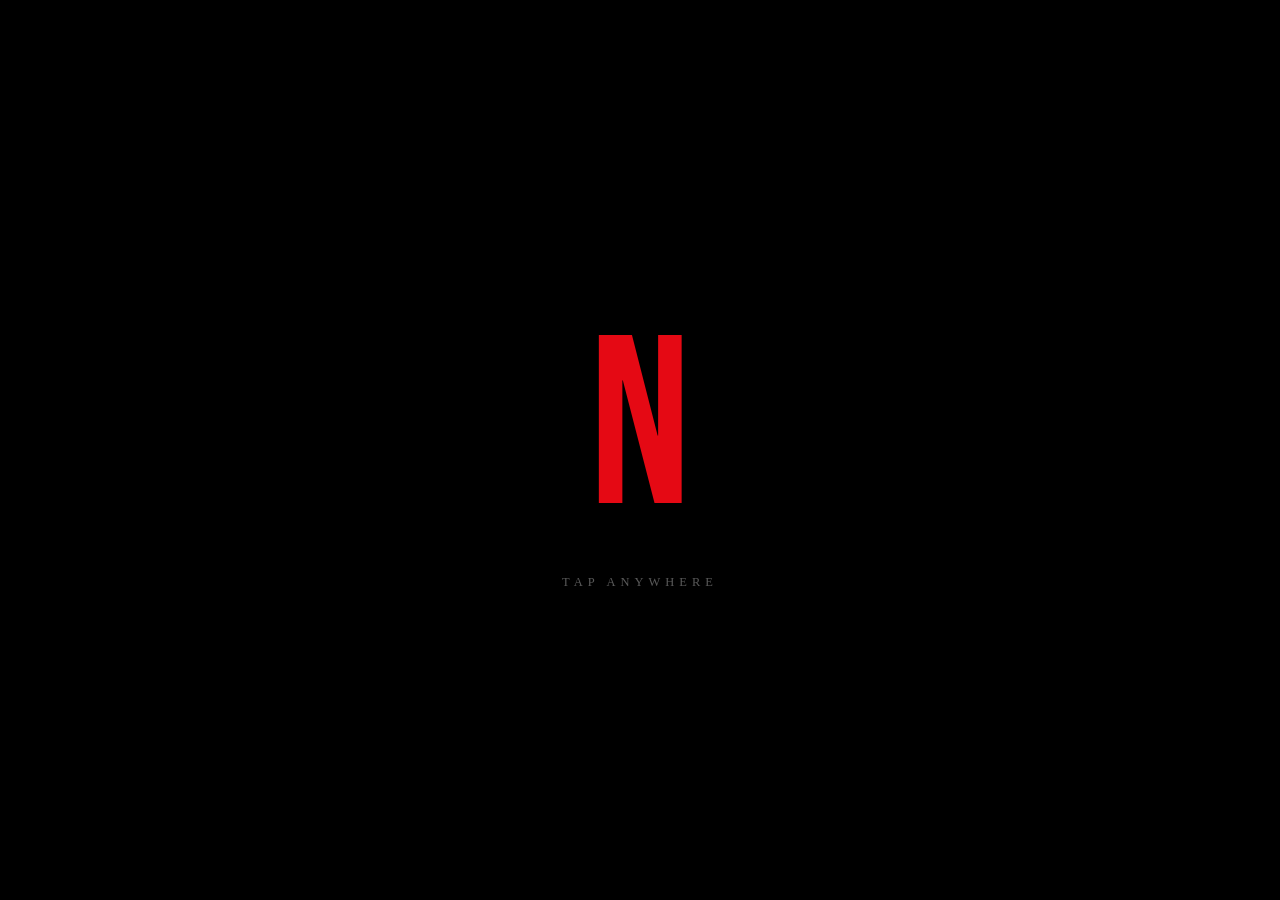
<file: index.html>
<!DOCTYPE html>
<html lang="en">
<head>
  <meta charset="UTF-8">
  <meta name="viewport" content="width=device-width, initial-scale=1.0">
  <title>Our Story</title>
  <link rel="preconnect" href="https://fonts.googleapis.com">
  <link rel="stylesheet" href="https://fonts.googleapis.com/css2?family=Bebas+Neue&display=swap">
  <style>
    * { margin:0; padding:0; box-sizing:border-box; }
    body { background:#000; overflow:hidden; height:100vh; cursor:pointer; }

    video {
      position:fixed; inset:0;
      width:100%; height:100%;
      object-fit:cover;
      opacity:0;
    }

    /* Full-screen tap overlay */
    #tap {
      position:fixed; inset:0; z-index:10;
      display:flex; flex-direction:column;
      align-items:center; justify-content:center; gap:24px;
    }

    .tap-n {
      font-family:'Bebas Neue',sans-serif;
      font-size: min(30vw,240px);
      color:#E50914; line-height:1;
      animation: pulse 2s ease-in-out infinite alternate;
    }
    @keyframes pulse {
      from { text-shadow: 0 0 30px rgba(229,9,20,.4), 0 0 80px rgba(229,9,20,.15); }
      to   { text-shadow: 0 0 60px rgba(229,9,20,.9), 0 0 150px rgba(229,9,20,.4); }
    }

    .tap-hint {
      font-size:.78rem; letter-spacing:5px;
      color:rgba(255,255,255,.35); text-transform:uppercase;
      animation: blink 1.8s ease-in-out infinite;
    }
    @keyframes blink { 0%,100%{opacity:.3} 50%{opacity:.8} }
  </style>
</head>
<body>

  <div id="tap">
    <div class="tap-n">N</div>
    <div class="tap-hint">tap anywhere</div>
  </div>

  <video id="v" src="intro.mp4" playsinline muted></video>

  <script>
    const v   = document.getElementById('v');
    const tap = document.getElementById('tap');

    function goNext() {
      document.body.style.transition = 'opacity .4s';
      document.body.style.opacity = '0';
      setTimeout(() => { window.location.href = 'profiles.html'; }, 420);
    }

    document.addEventListener('pointerdown', function start() {
      document.removeEventListener('pointerdown', start);

      v.play().catch(() => goNext());

      tap.style.transition = 'opacity .3s';
      tap.style.opacity = '0';
      v.style.transition = 'opacity .3s';
      v.style.opacity = '1';
      setTimeout(() => tap.style.display = 'none', 320);

      // Fallback: move on after 8s even if 'ended' never fires
      setTimeout(goNext, 8000);
    }, { once: true });

    v.addEventListener('ended', goNext);
  </script>
</body>
</html>
</file>
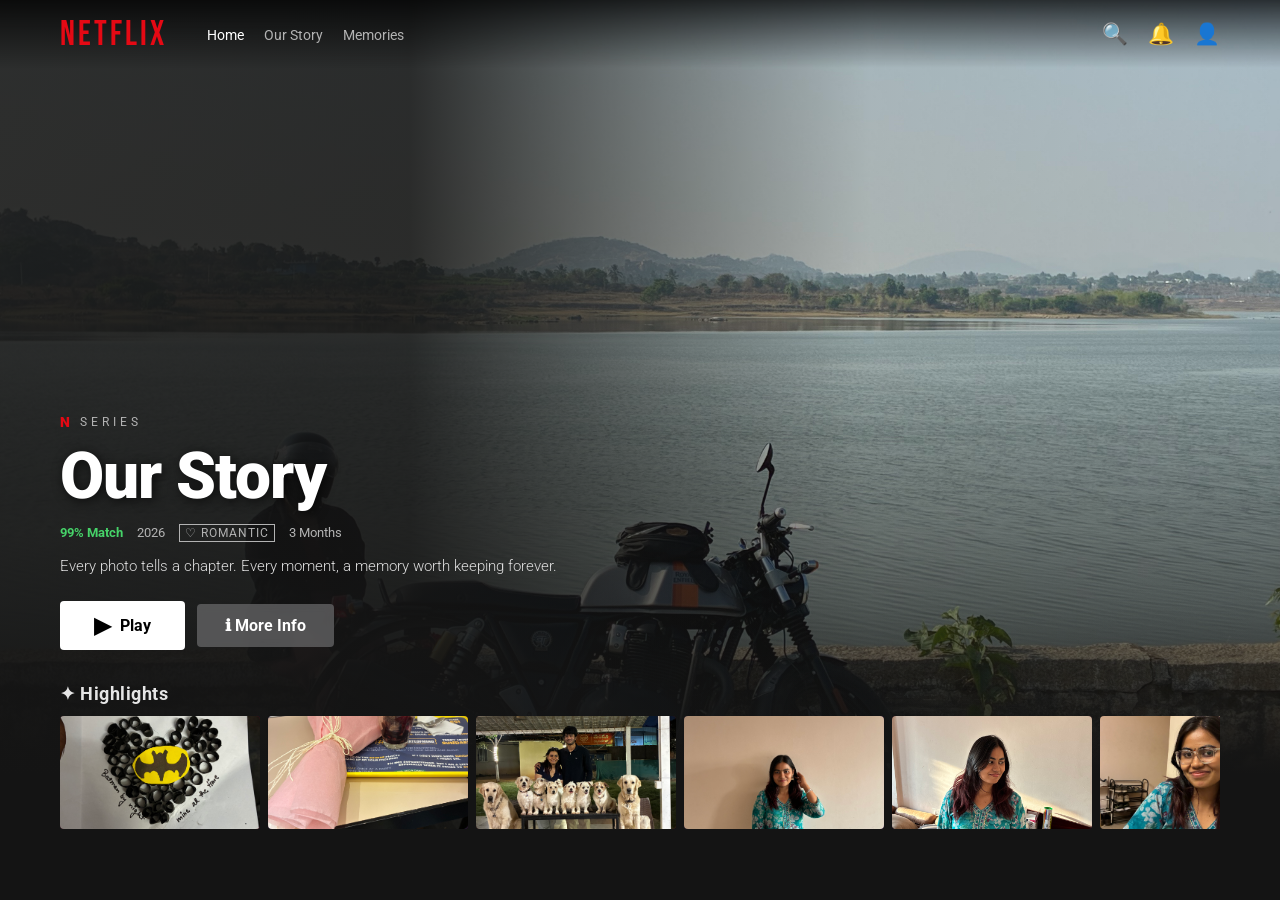
<file: browse.html>
<!DOCTYPE html>
<html lang="en">
<head>
  <meta charset="UTF-8">
  <meta name="viewport" content="width=device-width, initial-scale=1.0">
  <title>Our Story</title>
  <link rel="stylesheet" href="css/style.css">
</head>
<body class="browse-page">

  <!-- NAVBAR -->
  <nav class="netflix-nav" id="navbar">
    <div class="nav-logo" onclick="nav('profiles.html')" style="cursor:pointer">NETFLIX</div>
    <ul class="nav-links">
      <li><a href="#" class="active">Home</a></li>
      <li><a href="#">Our Story</a></li>
      <li><a href="#">Memories</a></li>
    </ul>
    <div class="nav-right">
      <span>🔍</span><span>🔔</span><span>👤</span>
    </div>
  </nav>

  <!-- HERO -->
  <section class="hero">
    <div class="hero-bg g1">
      <img src="images/IMG_0424.jpg" onerror="this.style.display='none'">
    </div>
    <div class="hero-gradient"></div>
    <div class="hero-content">
      <div class="n-series-badge"><span class="n">N</span> SERIES</div>
      <h1 class="hero-title" id="heroTitle">Our Story</h1>
      <div class="hero-meta">
        <span class="match">99% Match</span>
        <span>2026</span>
        <span class="rating">♡ ROMANTIC</span>
        <span>3 Months</span>
      </div>
      <p class="hero-description">Every photo tells a chapter. Every moment, a memory worth keeping forever.</p>
      <div class="hero-buttons">
        <button class="btn-play" onclick="nav('player.html')">
          <span class="play-icon">▶</span> Play
        </button>
        <button class="btn-more" onclick="nav('player.html')">ℹ More Info</button>
      </div>
    </div>
  </section>

  <!-- HIGHLIGHTS ONLY -->
  <div class="content-sections" id="highlights"></div>

  <script src="js/config.js"></script>
  <script>
    // Navbar solidify on scroll
    window.addEventListener('scroll', () => {
      document.getElementById('navbar').classList.toggle('solid', window.scrollY > 50);
    });

    // All photos for highlights
    const ALL_PHOTOS = [
      'images/IMG_0012.jpg','images/IMG_0018.jpg','images/IMG_0037.jpg',
      'images/IMG_0118.jpg','images/IMG_0148.jpg','images/IMG_0170.jpg',
      'images/IMG_0179.jpg','images/IMG_0231.jpg','images/IMG_0234.jpg',
      'images/IMG_0241.jpg','images/IMG_0243.jpg','images/IMG_0244.jpg',
      'images/IMG_0246.jpg','images/IMG_0248.jpg','images/IMG_0250.jpg',
      'images/IMG_0251.jpg','images/IMG_0256.jpg','images/IMG_0259.jpg',
      'images/IMG_0324.jpg','images/IMG_0326.jpg','images/IMG_0332.jpg',
      'images/IMG_0341.jpg','images/IMG_0342.jpg','images/IMG_0343.jpg',
      'images/IMG_0344.jpg','images/IMG_0345.jpg','images/IMG_0346.jpg',
      'images/IMG_0359.jpg','images/IMG_0387.jpg','images/IMG_0388.jpg',
      'images/IMG_0390.jpg','images/IMG_0396.jpg','images/IMG_0397.jpg',
      'images/IMG_0410.jpg','images/IMG_0420.jpg','images/IMG_0424.jpg',
      'images/IMG_0500.jpg','images/IMG_0501.jpg','images/IMG_0502.jpg',
      'images/IMG_0503.jpg','images/IMG_0504.jpg','images/IMG_0505.jpg',
      'images/WA1.jpg','images/WA2.jpg','images/WA3.jpg'
    ];

    const grads = ['g1','g2','g3','g4','g5','g6','g7','g8','g9','g10'];

    // Build highlights row
    const section = document.createElement('div');
    section.className = 'content-row';
    section.innerHTML = '<div class="row-title">✦ Highlights</div>';

    const container = document.createElement('div');
    container.className = 'cards-container';

    const leftArrow = document.createElement('button');
    leftArrow.className = 'scroll-arrow left'; leftArrow.innerHTML = '&#8249;';
    leftArrow.onclick = () => scroll.scrollBy({ left: -620, behavior:'smooth' });

    const rightArrow = document.createElement('button');
    rightArrow.className = 'scroll-arrow right'; rightArrow.innerHTML = '&#8250;';
    rightArrow.onclick = () => scroll.scrollBy({ left: 620, behavior:'smooth' });

    const scroll = document.createElement('div');
    scroll.className = 'cards-scroll';

    ALL_PHOTOS.forEach((src, i) => {
      const card = document.createElement('div');
      card.className = 'memory-card';
      card.onclick = () => nav('player.html?start=' + i);
      card.innerHTML = `
        <div class="card-thumb ${grads[i % grads.length]}">
          <img src="${src}" onerror="this.style.display='none'">
          <div class="ph-box"><span class="ph-icon">📸</span></div>
        </div>
        <div class="card-hover-info">
          <div class="card-hover-title">Memory #${i+1}</div>
          <div class="card-hover-sub">♡ Our Highlight</div>
        </div>`;
      scroll.appendChild(card);
    });

    container.appendChild(leftArrow);
    container.appendChild(scroll);
    container.appendChild(rightArrow);
    section.appendChild(container);
    document.getElementById('highlights').appendChild(section);

    function nav(url) {
      document.body.classList.add('fade-out');
      setTimeout(() => { window.location.href = url; }, 450);
    }
  </script>
</body>
</html>
</file>
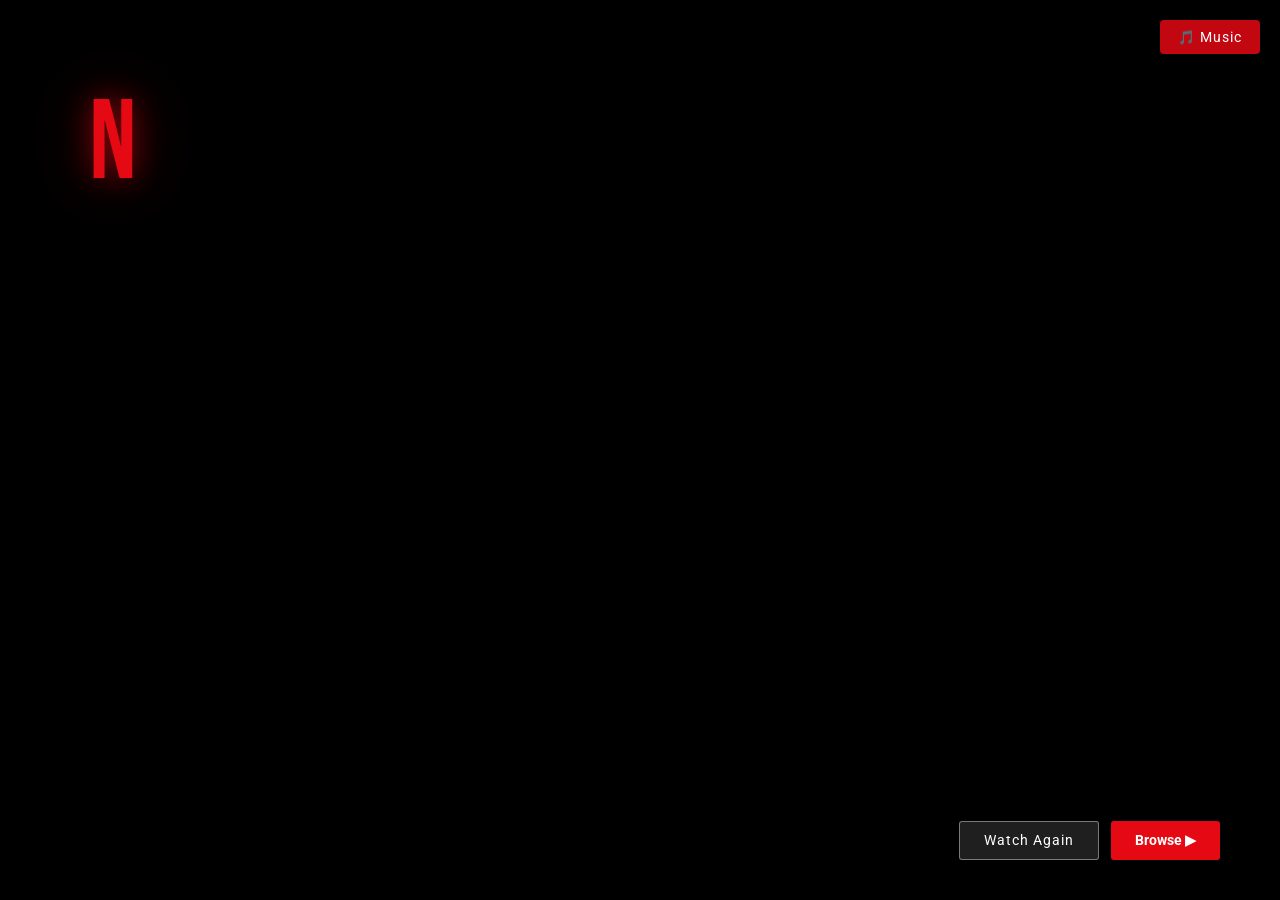
<file: credits.html>
<!DOCTYPE html>
<html lang="en">
<head>
  <meta charset="UTF-8">
  <meta name="viewport" content="width=device-width, initial-scale=1.0">
  <title>Credits</title>
  <link rel="stylesheet" href="css/style.css">
</head>
<body class="credits-page">

  <!-- ── SIDE N LOGO ──────────────────────────────────── -->
  <div class="credits-side-photo" style="background:#000; display:flex; align-items:center; justify-content:center;">
    <span style="
      font-family:'Bebas Neue','Arial Black',Arial,sans-serif;
      font-size:7rem; color:#E50914; line-height:1;
      text-shadow: 0 0 30px rgba(229,9,20,.6), 0 0 70px rgba(229,9,20,.3);
    ">N</span>
  </div>

  <!-- ── SCROLLING CREDITS ────────────────────────────── -->
  <div class="credits-scroll-wrap">
    <div class="credits-content" id="creditsContent">
      <!-- Populated by JS -->
    </div>
  </div>

  <!-- ── REPLAY / HOME BUTTONS (visible after credits) ── -->
  <div id="endButtons" style="
    display:none; position:fixed; bottom:40px; right:60px;
    display:none; gap:12px; z-index:30;
  ">
    <button onclick="navigate('index.html')" style="
      background:rgba(255,255,255,.12); border:1px solid rgba(255,255,255,.4);
      color:#fff; padding:10px 24px; border-radius:3px; font-size:.9rem;
      letter-spacing:1px; cursor:pointer;
    ">Watch Again</button>
    <button onclick="navigate('browse.html')" style="
      background:#E50914; border:none;
      color:#fff; padding:10px 24px; border-radius:3px; font-size:.9rem;
      font-weight:700; cursor:pointer;
    ">Browse ▶</button>
  </div>

  <!-- music button shown by default; hidden once music starts -->
  <button id="musicBtn" onclick="startMusic()" style="
    position:fixed;top:20px;right:20px;z-index:99;
    background:rgba(229,9,20,.85);border:none;
    color:#fff;padding:9px 18px;border-radius:4px;
    font-size:.85rem;cursor:pointer;letter-spacing:1px;
    animation:musicBlink 1.4s ease-in-out infinite;">🎵 Music</button>
  <style>@keyframes musicBlink{0%,100%{opacity:.5}50%{opacity:1}}</style>

  <script src="js/config.js"></script>
  <script>
    const music = new Audio('slideshow-music.mp3');
    music.volume = 0.75;
    music.loop = true;

    function startMusic() {
      music.play().then(() => {
        document.getElementById('musicBtn').style.display = 'none';
      }).catch(() => {});
    }
    window.startMusic = startMusic;

    music.addEventListener('playing', () => {
      document.getElementById('musicBtn').style.display = 'none';
    });

    // Try autoplay (works on Chrome/Android if user interacted on previous page)
    music.play().catch(() => { /* button stays visible for manual tap */ });
  </script>
  <script>
    // ── Build credits HTML ────────────────────────────────
    function row(role, name, highlight = false) {
      return `
        <div class="credit-row">
          <div class="credit-role">${role}</div>
          <div class="credit-name${highlight ? ' highlight' : ''}">${name}</div>
        </div>`;
    }

    const content = document.getElementById('creditsContent');
    content.innerHTML = `
      <div class="credits-gap-top"></div>

      <div class="credits-header">
        <div class="credits-badge">A Netflix Original</div>
        <div class="credits-main-title">
          Life of ${CONFIG.yourName} &amp; ${CONFIG.partnerName}
        </div>
        <div class="credits-main-sub">${CONFIG.anniversary} · ${CONFIG.startDate}</div>
        <div class="credits-hr"></div>
      </div>

      ${row('Directed by',               'God', true)}
      <div class="credits-section-gap"></div>

      ${row('Cast',                        '')}
      ${row('Boyfriend',                   CONFIG.yourName,     true)}
      ${row('Girlfriend',                  CONFIG.partnerName,  true)}
      <div class="credits-section-gap"></div>

      ${row('Written by',                  'Fate &amp; Destiny')}
      ${row('Produced by',                 'Patience &amp; Support')}
      ${row('Director of Photography',     'Our Camera Rolls')}
      ${row('Location',                    CONFIG.favoriteLocation)}
      ${row('Chief Editor',                'Our Favorite Memories')}
      ${row('Soundtrack',                  'Melodies of Us')}
      ${row('Executive Producers',         'Shared Future Plans')}
      ${row('Technical Advisor',           'Honest Communication')}
      ${row('Special Thanks',              'Every little moment')}
      <div class="credits-section-gap"></div>

      <div class="credits-end">
        <p>${CONFIG.endMessage.replace(/\n/g,'<br>')}</p>
        <span class="credits-heart">♥</span>
      </div>

      <div class="credits-gap-bot"></div>
    `;

    // ── Show end-buttons after credits animation ends ─────
    const anim = document.querySelector('.credits-content');
    anim.addEventListener('animationend', () => {
      document.getElementById('endButtons').style.display = 'flex';
    });

    function navigate(url) {
      document.body.classList.add('fade-out');
      setTimeout(() => { window.location.href = url; }, 450);
    }
  </script>

</body>
</html>
</file>
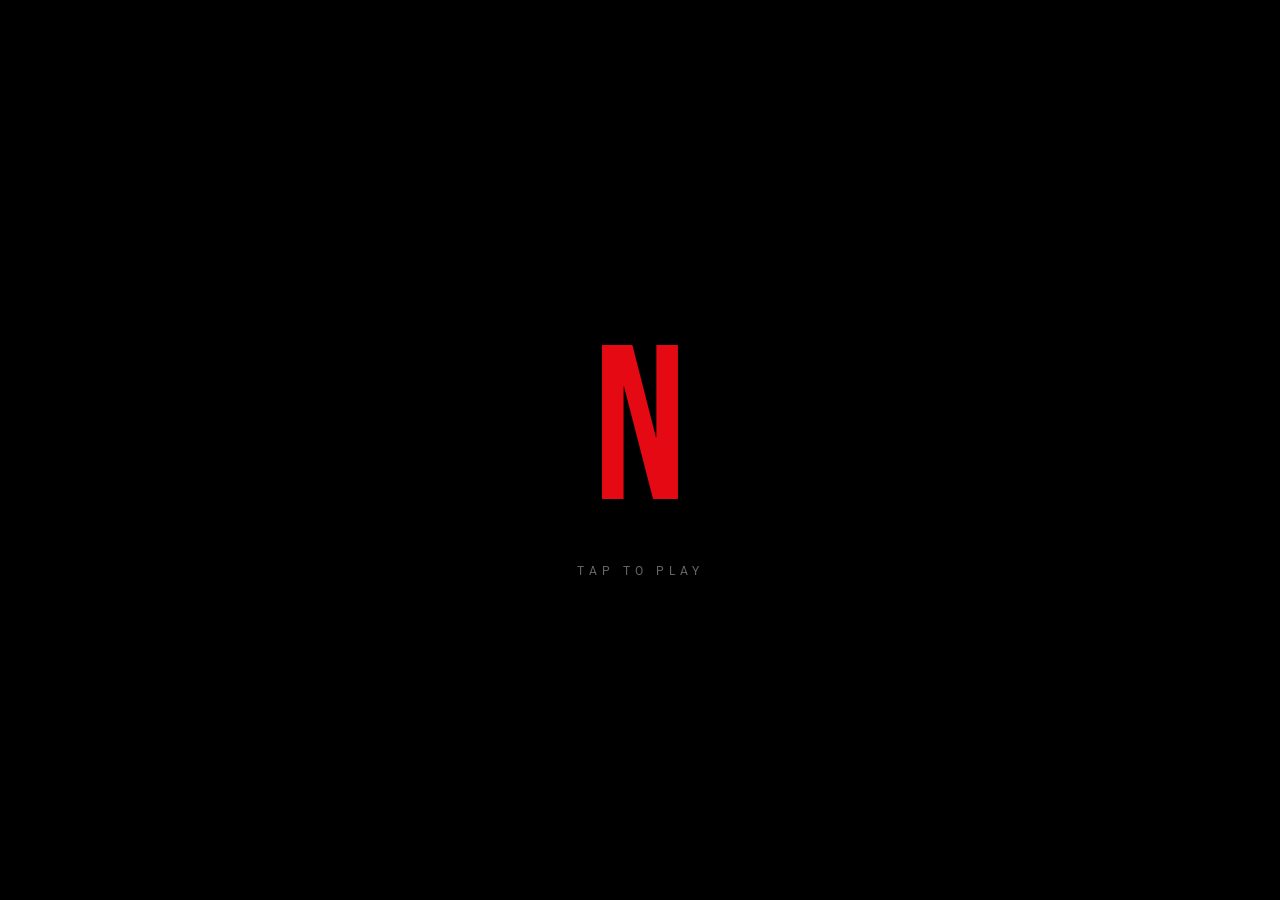
<file: player.html>
<!DOCTYPE html>
<html lang="en">
<head>
  <meta charset="UTF-8">
  <meta name="viewport" content="width=device-width, initial-scale=1.0">
  <title>Our Memories</title>
  <link rel="preconnect" href="https://fonts.googleapis.com">
  <link rel="stylesheet" href="https://fonts.googleapis.com/css2?family=Bebas+Neue&family=Caveat:wght@400;600&family=Roboto:wght@300;400;700&display=swap">
  <style>
    :root { --red: #E50914; --gray: #808080; --white: #fff; }
    *, *::before, *::after { margin:0; padding:0; box-sizing:border-box; }

    body {
      background: #1a0e06;
      min-height: 100vh;
      overflow: hidden;
    }

    /* ── START BUTTON (full-screen, acts as tap-to-play) ── */
    #startBtn {
      position: fixed; inset: 0; z-index: 200;
      background: #000;
      border: none; cursor: pointer;
      display: flex; flex-direction: column;
      align-items: center; justify-content: center; gap: 20px;
    }
    #startBtn .n {
      font-family: 'Bebas Neue', sans-serif;
      font-size: min(30vw, 220px);
      color: var(--red); line-height: 1;
      animation: glow 2s ease-in-out infinite alternate;
    }
    @keyframes glow {
      from { text-shadow: 0 0 30px rgba(229,9,20,.4); }
      to   { text-shadow: 0 0 80px rgba(229,9,20,.9), 0 0 160px rgba(229,9,20,.4); }
    }
    #startBtn .hint {
      font-family: 'Roboto', sans-serif;
      font-size: .78rem; letter-spacing: 5px;
      color: rgba(255,255,255,.4); text-transform: uppercase;
      animation: blink 1.8s ease-in-out infinite;
    }
    @keyframes blink { 0%,100%{opacity:.3} 50%{opacity:.9} }

    /* ── SLIDESHOW ── */
    #stage {
      width: 100vw; height: 100vh;
      display: flex; align-items: center; justify-content: center;
      position: relative;
    }
    .slide {
      display: grid; grid-template-columns: 1fr 1fr;
      gap: clamp(12px,2.5vw,28px);
      position: absolute; opacity: 0;
      transition: opacity 0.18s ease;
      pointer-events: none;
      padding: 20px;
      max-width: min(92vw, 680px); width: min(92vw, 680px);
    }
    .slide.active { opacity: 1; pointer-events: auto; }

    .polaroid {
      background: #faf7f0;
      padding: clamp(8px,1.5vw,14px) clamp(8px,1.5vw,14px) clamp(28px,5vw,46px);
      box-shadow: 0 3px 6px rgba(0,0,0,.3), 0 10px 30px rgba(0,0,0,.5);
      transform: rotate(var(--r,0deg));
      border-radius: 2px; position: relative;
    }
    .pin {
      position: absolute; top: -13px; left: 50%; transform: translateX(-50%);
      z-index: 5; display: flex; flex-direction: column; align-items: center;
    }
    .pin-head {
      width: 16px; height: 16px;
      background: radial-gradient(circle at 35% 30%, #ff8080, #cc0000);
      border-radius: 50%;
      box-shadow: 0 2px 5px rgba(0,0,0,.5), inset 0 1px 2px rgba(255,255,255,.2);
    }
    .pin-shaft { width:2px; height:9px; background:linear-gradient(to bottom,#aaa,#666); border-radius:0 0 2px 2px; }
    .photo-wrap { width:100%; aspect-ratio:1/1; overflow:hidden; background:#c8a882; position:relative; }
    .photo-wrap img { position:absolute; inset:0; width:100%; height:100%; object-fit:cover; z-index:1; }
    .photo-ph { position:absolute; inset:0; z-index:0; display:flex; align-items:center; justify-content:center; font-size:2rem; background:linear-gradient(135deg,#c8a882,#a07850); }
    .pol-foot { position:absolute; bottom:6px; left:0; right:0; text-align:center; font-family:'Caveat',cursive; font-size:clamp(.7rem,1.5vw,.9rem); color:#b0907a; letter-spacing:1px; }

    #progressBar { position:fixed; bottom:0; left:0; right:0; height:3px; background:rgba(255,255,255,.1); z-index:50; }
    #progressFill { height:100%; background:rgba(229,9,20,.7); width:0%; transition:width linear; }
    #counter { position:fixed; top:24px; right:36px; z-index:50; color:rgba(255,255,255,.45); font-size:.8rem; letter-spacing:2px; }
    #backBtn {
      position:fixed; top:22px; left:30px; z-index:50;
      background:rgba(0,0,0,.4); border:1px solid rgba(255,255,255,.2);
      color:rgba(255,255,255,.7); padding:7px 18px; border-radius:3px;
      font-size:.82rem; cursor:pointer; backdrop-filter:blur(6px);
    }

    /* ── CREDITS (inline, same page) ── */
    #creditsScreen {
      display: none;
      position: fixed; inset: 0; z-index: 150;
      background: #000;
    }
    .c-side {
      position: fixed; top: 30px; left: 30px;
      width: 165px; height: 230px;
      border-radius: 4px; overflow: hidden;
      background: #000;
      z-index: 20;
      box-shadow: 0 10px 40px rgba(0,0,0,.8);
      display: flex; align-items: center; justify-content: center;
    }
    .c-side-n {
      font-family: 'Bebas Neue', sans-serif;
      font-size: 7rem; color: var(--red); line-height: 1;
      text-shadow: 0 0 30px rgba(229,9,20,.6), 0 0 70px rgba(229,9,20,.3);
    }
    .c-wrap { position: absolute; inset: 0; overflow: hidden; }
    .c-content {
      width: 100%;
      padding: 0 80px 0 225px;
      animation: creditsRoll 55s linear forwards;
    }
    @keyframes creditsRoll {
      from { transform: translateY(100vh); }
      to   { transform: translateY(-100%); }
    }
    .c-gap-top { height: 0; }
    .c-gap-bot { height: 55vh; }
    .c-header { text-align: center; margin-bottom: 70px; }
    .c-badge { font-size:.62rem; letter-spacing:6px; color:var(--red); text-transform:uppercase; margin-bottom:8px; }
    .c-title { font-family:'Roboto',sans-serif; font-size:clamp(1.4rem,3vw,2.4rem); font-weight:900; color:var(--white); margin-bottom:4px; }
    .c-sub { font-size:.82rem; color:var(--gray); letter-spacing:2px; }
    .c-hr { width:55px; height:1px; background:var(--red); margin:28px auto; opacity:.55; }
    .c-row { display:grid; grid-template-columns:260px 1fr; gap:6px; margin-bottom:18px; align-items:start; }
    .c-role { text-align:right; color:var(--gray); font-size:.84rem; padding-right:24px; line-height:1.6; }
    .c-name { color:var(--white); font-size:.84rem; line-height:1.6; }
    .c-name.hi { color:var(--red); font-weight:700; }
    .c-gap { height:40px; }
    .c-end { text-align:center; margin-top:55px; }
    .c-end p { font-family:'Roboto',sans-serif; color:var(--gray); font-size:.9rem; line-height:2.1; font-weight:300; font-style:italic; white-space:pre-line; }
    .c-heart { color:var(--red); font-size:2rem; display:block; margin:24px auto 0; animation:hb 1.6s ease-in-out infinite; }
    @keyframes hb { 0%,100%{transform:scale(1)} 50%{transform:scale(1.25)} }
    #endButtons {
      display:none; position:fixed; bottom:40px; right:60px;
      flex-direction:row; gap:12px; z-index:30;
    }
    #endButtons button { padding:10px 24px; border-radius:3px; font-size:.9rem; cursor:pointer; }
    #endBtn1 { background:rgba(255,255,255,.12); border:1px solid rgba(255,255,255,.4); color:#fff; }
    #endBtn2 { background:var(--red); border:none; color:#fff; font-weight:700; }

    @media (max-width: 768px) {
      .c-content { padding: 0 20px 0 195px; }
      .c-side { width:120px; height:165px; }
      .c-row { grid-template-columns:160px 1fr; }
      .c-role { padding-right:14px; }
    }

    body { animation: fadeIn .5s ease; }
    @keyframes fadeIn { from{opacity:0} to{opacity:1} }
    .fade-out { animation: fadeOut .4s ease forwards !important; }
    @keyframes fadeOut { to{opacity:0} }
  </style>
</head>
<body>

  <audio id="bgMusic" src="slideshow-music.mp3" preload="auto"></audio>

  <button id="startBtn">
    <span class="n">N</span>
    <span class="hint">tap to play</span>
  </button>

  <div id="stage"></div>
  <div id="progressBar"><div id="progressFill"></div></div>
  <div id="counter"></div>
  <button id="backBtn" onclick="goBack()">← Back</button>

  <!-- CREDITS (inline, no page navigation) -->
  <div id="creditsScreen">
    <div class="c-side"><span class="c-side-n">N</span></div>
    <div class="c-wrap">
      <div class="c-content" id="creditsContent"></div>
    </div>
    <div id="endButtons">
      <button id="endBtn1" onclick="credNav('index.html')">Watch Again</button>
      <button id="endBtn2" onclick="credNav('browse.html')">Browse ▶</button>
    </div>
  </div>

  <script src="js/config.js"></script>
  <script>
  (function () {

    const music = document.getElementById('bgMusic');
    music.volume = 0.85;

    document.getElementById('startBtn').addEventListener('click', function() {
      this.style.display = 'none';
      music.play().catch(() => {});
      show(0);
      startTimer();
    });

    // ── PHOTOS ───────────────────────────────────────────────
    const PHOTOS = [
      'images/IMG_0012.jpg','images/IMG_0018.jpg','images/IMG_0037.jpg',
      'images/IMG_0118.jpg','images/IMG_0148.jpg','images/IMG_0170.jpg',
      'images/IMG_0179.jpg','images/IMG_0231.jpg','images/IMG_0234.jpg',
      'images/IMG_0241.jpg','images/IMG_0243.jpg','images/IMG_0244.jpg',
      'images/IMG_0246.jpg','images/IMG_0248.jpg','images/IMG_0250.jpg',
      'images/IMG_0251.jpg','images/IMG_0256.jpg','images/IMG_0259.jpg',
      'images/IMG_0324.jpg','images/IMG_0326.jpg','images/IMG_0332.jpg',
      'images/IMG_0341.jpg','images/IMG_0342.jpg','images/IMG_0343.jpg',
      'images/IMG_0344.jpg','images/IMG_0345.jpg','images/IMG_0346.jpg',
      'images/IMG_0359.jpg','images/IMG_0387.jpg','images/IMG_0388.jpg',
      'images/IMG_0390.jpg','images/IMG_0396.jpg','images/IMG_0397.jpg',
      'images/IMG_0410.jpg','images/IMG_0420.jpg','images/IMG_0424.jpg',
      'images/IMG_0500.jpg','images/IMG_0501.jpg','images/IMG_0502.jpg',
      'images/IMG_0503.jpg','images/IMG_0504.jpg','images/IMG_0505.jpg',
      'images/WA1.jpg','images/WA2.jpg','images/WA3.jpg'
    ];

    const PER_SLIDE = 4;
    const SLIDE_MS  = 1000;

    const slides = [];
    for (let i = 0; i < PHOTOS.length; i += PER_SLIDE) slides.push(PHOTOS.slice(i, i + PER_SLIDE));
    const rots = PHOTOS.map(() => +(Math.random() * 14 - 7).toFixed(1));

    const stage = document.getElementById('stage');
    slides.forEach((group, si) => {
      const div = document.createElement('div');
      div.className = 'slide';
      group.forEach((src, pi) => {
        const photoIdx = si * PER_SLIDE + pi;
        const pol = document.createElement('div');
        pol.className = 'polaroid';
        pol.style.setProperty('--r', rots[photoIdx] + 'deg');
        pol.innerHTML = `
          <div class="pin"><div class="pin-head"></div><div class="pin-shaft"></div></div>
          <div class="photo-wrap">
            <img src="${src}" onerror="this.style.display='none'">
            <div class="photo-ph">📸</div>
          </div>
          <div class="pol-foot">♡</div>`;
        div.appendChild(pol);
      });
      stage.appendChild(div);
    });

    // ── PLAYBACK ─────────────────────────────────────────────
    let current = 0, timer = null;

    function show(idx) {
      document.querySelectorAll('.slide').forEach((s, i) => s.classList.toggle('active', i === idx));
      document.getElementById('counter').textContent = (idx + 1) + ' / ' + slides.length;
      const fill = document.getElementById('progressFill');
      fill.style.transition = 'none';
      fill.style.width = (idx / slides.length * 100) + '%';
      fill.getBoundingClientRect();
      fill.style.transition = 'width ' + SLIDE_MS + 'ms linear';
      fill.style.width = ((idx + 1) / slides.length * 100) + '%';
    }

    function next() {
      if (current < slides.length - 1) { current++; show(current); }
      else showCredits();
    }

    function startTimer() {
      clearInterval(timer);
      timer = setInterval(next, SLIDE_MS);
    }

    // ── CREDITS (inline — music keeps playing) ───────────────
    function row(role, name, hi) {
      return '<div class="c-row"><div class="c-role">' + role + '</div>'
           + '<div class="c-name' + (hi ? ' hi' : '') + '">' + name + '</div></div>';
    }

    function showCredits() {
      clearInterval(timer);
      music.loop = true; // keep looping through credits

      const content = document.getElementById('creditsContent');
      content.innerHTML =
        '<div class="c-gap-top"></div>'
      + '<div class="c-header">'
      +   '<div class="c-badge">A Netflix Original</div>'
      +   '<div class="c-title">Life of ' + CONFIG.yourName + ' &amp; ' + CONFIG.partnerName + '</div>'
      +   '<div class="c-sub">' + CONFIG.anniversary + ' · ' + CONFIG.startDate + '</div>'
      +   '<div class="c-hr"></div>'
      + '</div>'
      + row('Directed by', 'God', true)
      + '<div class="c-gap"></div>'
      + row('Cast', '')
      + row('Boyfriend', CONFIG.yourName, true)
      + row('Girlfriend', CONFIG.partnerName, true)
      + '<div class="c-gap"></div>'
      + row('Written by', 'Fate &amp; Destiny')
      + row('Produced by', 'Patience &amp; Support')
      + row('Director of Photography', 'Our Camera Rolls')
      + row('Location', CONFIG.favoriteLocation)
      + row('Chief Editor', 'Our Favorite Memories')
      + row('Soundtrack', 'Melodies of Us')
      + row('Executive Producers', 'Shared Future Plans')
      + row('Technical Advisor', 'Honest Communication')
      + row('Special Thanks', 'Every little moment')
      + '<div class="c-gap"></div>'
      + '<div class="c-end"><p>' + CONFIG.endMessage.replace(/\n/g, '<br>') + '</p>'
      +   '<span class="c-heart">♥</span></div>'
      + '<div class="c-gap-bot"></div>';

      document.getElementById('creditsScreen').style.display = 'block';

      content.addEventListener('animationend', () => {
        document.getElementById('endButtons').style.display = 'flex';
      });
    }

    // ── NAVIGATION ───────────────────────────────────────────
    window.goBack = function() {
      clearInterval(timer);
      music.pause();
      document.body.classList.add('fade-out');
      setTimeout(() => { window.location.href = 'browse.html'; }, 420);
    };

    window.credNav = function(url) {
      music.pause();
      document.body.classList.add('fade-out');
      setTimeout(() => { window.location.href = url; }, 450);
    };

  })();
  </script>
</body>
</html>
</file>
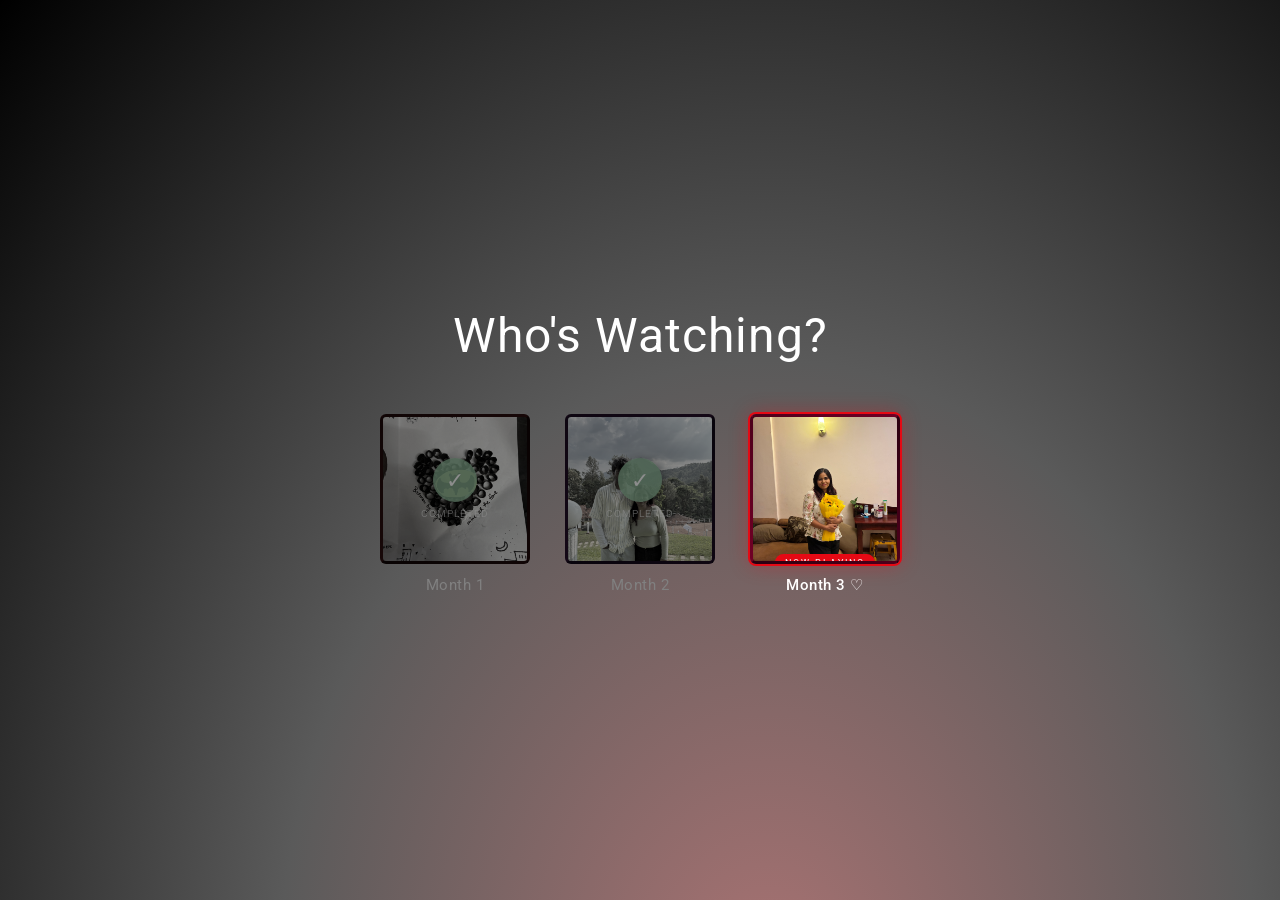
<file: profiles.html>
<!DOCTYPE html>
<html lang="en">
<head>
  <meta charset="UTF-8">
  <meta name="viewport" content="width=device-width, initial-scale=1.0">
  <title>Who's Watching?</title>
  <link rel="stylesheet" href="css/style.css">
  <style>
    /* ── Locked profile ── */
    .profile-card.locked { cursor: default; }
    .profile-card.locked:hover { transform: none !important; }
    .profile-card.locked .profile-avatar {
      filter: grayscale(0.7) brightness(0.55);
    }
    .profile-card.locked:hover .profile-avatar {
      border-color: transparent !important;
    }
    .lock-overlay {
      position: absolute; inset: 0; z-index: 3;
      display: flex; flex-direction: column;
      align-items: center; justify-content: center; gap: 4px;
    }
    .tick-badge {
      width: 44px; height: 44px; border-radius: 50%;
      background: rgba(70, 211, 105, 0.85);
      display: flex; align-items: center; justify-content: center;
      font-size: 1.4rem; color: white;
      box-shadow: 0 2px 12px rgba(0,0,0,0.5);
    }
    .lock-label {
      font-size: .62rem; color: rgba(255,255,255,.55);
      letter-spacing: 1px; text-transform: uppercase;
      margin-top: 2px;
    }

    /* ── Active profile glow ── */
    .profile-card.active-profile .profile-avatar {
      box-shadow: 0 0 0 2px #E50914, 0 0 20px rgba(229,9,20,.4);
    }
    .active-badge {
      position: absolute; bottom: -10px; left: 50%;
      transform: translateX(-50%);
      background: #E50914; color: white;
      font-size: .58rem; letter-spacing: 2px; text-transform: uppercase;
      padding: 3px 10px; border-radius: 20px; white-space: nowrap;
      z-index: 4;
    }
  </style>
</head>
<body class="profiles-page">

  <h1 class="profiles-title">Who's Watching?</h1>

  <div class="profiles-grid">

    <!-- Month 1 — locked ✓ -->
    <div class="profile-card locked">
      <div class="profile-avatar g7" style="position:relative;">
        <img src="images/IMG_0012.jpg" alt="Month 1" onerror="this.style.display='none'">
        <div class="ph-box"><span class="ph-icon">💕</span></div>
        <div class="lock-overlay">
          <div class="tick-badge">✓</div>
          <span class="lock-label">Completed</span>
        </div>
      </div>
      <span class="profile-label">Month 1</span>
    </div>

    <!-- Month 2 — locked ✓ -->
    <div class="profile-card locked">
      <div class="profile-avatar g2" style="position:relative;">
        <img src="images/IMG_0231.jpg" alt="Month 2" onerror="this.style.display='none'">
        <div class="ph-box"><span class="ph-icon">🌹</span></div>
        <div class="lock-overlay">
          <div class="tick-badge">✓</div>
          <span class="lock-label">Completed</span>
        </div>
      </div>
      <span class="profile-label">Month 2</span>
    </div>

    <!-- Month 3 — active ✦ -->
    <div class="profile-card active-profile" onclick="go()" style="cursor:pointer;">
      <div class="profile-avatar g1" style="position:relative;">
        <img src="images/IMG_0504.jpg" alt="Month 3" onerror="this.style.display='none'">
        <div class="ph-box"><span class="ph-icon">❤️</span></div>
        <div class="active-badge">Now Playing</div>
      </div>
      <span class="profile-label" style="color:#fff; font-weight:500;">Month 3 ♡</span>
    </div>

  </div>

  <script>
    function go() {
      document.body.classList.add('fade-out');
      setTimeout(() => { window.location.href = 'browse.html'; }, 450);
    }
  </script>
</body>
</html>
</file>
<file: css/style.css>
/* ============================================================
   NETFLIX ANNIVERSARY — GLOBAL STYLES
   ============================================================ */

@import url('https://fonts.googleapis.com/css2?family=Bebas+Neue&family=Roboto:ital,wght@0,300;0,400;0,500;0,700;0,900;1,300;1,400&display=swap');

/* ── RESET & BASE ─────────────────────────────────────────── */
*, *::before, *::after { box-sizing: border-box; margin: 0; padding: 0; }

:root {
  --red:        #E50914;
  --dark-red:   #8B0000;
  --bg:         #141414;
  --black:      #000000;
  --gray:       #808080;
  --lgray:      #B3B3B3;
  --white:      #FFFFFF;
  --green:      #46d369;
}

html { scroll-behavior: smooth; }

body {
  background-color: var(--bg);
  color: var(--white);
  font-family: 'Roboto', 'Helvetica Neue', Arial, sans-serif;
  overflow-x: hidden;
  min-height: 100vh;
  animation: pageIn .5s ease forwards;
}

a { color: inherit; text-decoration: none; }
button { cursor: pointer; font-family: inherit; }
img { max-width: 100%; display: block; }

@keyframes pageIn {
  from { opacity: 0; }
  to   { opacity: 1; }
}
.fade-out {
  animation: pageOut .45s ease forwards !important;
  pointer-events: none;
}
@keyframes pageOut {
  from { opacity: 1; }
  to   { opacity: 0; }
}

/* ── SHARED NAVBAR ────────────────────────────────────────── */
.netflix-nav {
  position: fixed; top: 0; left: 0; right: 0;
  height: 68px;
  display: flex; align-items: center;
  padding: 0 60px;
  z-index: 1000;
  transition: background .4s;
  background: linear-gradient(to bottom, rgba(0,0,0,.75) 0%, transparent 100%);
}
.netflix-nav.solid { background: var(--bg); }

.nav-logo {
  font-family: 'Bebas Neue', sans-serif;
  font-size: 2.2rem;
  color: var(--red);
  letter-spacing: 3px;
  margin-right: 40px;
  flex-shrink: 0;
}
.nav-links { display: flex; gap: 20px; list-style: none; }
.nav-links a { font-size: .85rem; color: var(--lgray); transition: color .2s; }
.nav-links a:hover, .nav-links a.active { color: var(--white); }
.nav-right {
  margin-left: auto; display: flex; align-items: center;
  gap: 20px; font-size: 1.3rem;
}
.nav-right span { cursor: pointer; transition: transform .2s; }
.nav-right span:hover { transform: scale(1.15); }


/* ============================================================
   PAGE 1 — INTRO
   ============================================================ */
.intro-page {
  background: #000;
  display: flex; align-items: center; justify-content: center;
  height: 100vh; overflow: hidden;
}

.intro-container {
  display: flex; flex-direction: column;
  align-items: center; gap: 18px;
}

.netflix-n {
  font-family: 'Bebas Neue', sans-serif;
  font-size: min(38vw, 340px);
  color: var(--red);
  line-height: 1;
  letter-spacing: -5px;
  text-shadow:
    -3px 3px 0px rgba(139,0,0,.9),
    -7px 7px 0px rgba(90,0,0,.6),
    0 0 60px  rgba(229,9,20,.65),
    0 0 130px rgba(229,9,20,.35),
    0 0 220px rgba(229,9,20,.18);
  animation: netflixIn 3.4s cubic-bezier(.25,.1,.25,1) forwards;
}

@keyframes netflixIn {
  0%  { transform: scale(3) perspective(500px) rotateY(15deg); opacity:0; filter:blur(12px); }
  28% { opacity:1; filter:blur(0); transform: scale(1.06) perspective(500px) rotateY(0deg); }
  62% { transform: scale(1); opacity:1; }
  82% { opacity:1; }
  100%{ opacity:0; transform: scale(.97); filter:blur(4px); }
}

.intro-tagline {
  font-size: .85rem; letter-spacing: 8px;
  color: var(--gray); text-transform: uppercase;
  animation: fadeInOut 3.4s ease forwards;
  animation-delay: .25s; opacity: 0;
}
@keyframes fadeInOut {
  0%,100%    { opacity:0; }
  22%, 78%   { opacity:1; }
}

.intro-skip {
  position: fixed; bottom: 40px; right: 60px;
  background: rgba(255,255,255,.1);
  border: 1px solid rgba(255,255,255,.4);
  color: white; padding: 8px 22px;
  border-radius: 3px; font-size: .85rem;
  letter-spacing: 1px; transition: background .2s;
}
.intro-skip:hover { background: rgba(255,255,255,.22); }


/* ============================================================
   PAGE 2 — PROFILES
   ============================================================ */
.profiles-page {
  min-height: 100vh;
  display: flex; flex-direction: column;
  align-items: center; justify-content: center;
  background:
    radial-gradient(ellipse at 60% 110%, rgba(100,0,0,.55) 0%, rgba(20,20,20,.7) 45%, #000 100%);
}

.profiles-title {
  font-size: clamp(1.8rem, 4vw, 3rem);
  font-weight: 400; margin-bottom: 50px;
  letter-spacing: 1px;
}

.profiles-grid {
  display: flex; gap: 35px;
  flex-wrap: wrap; justify-content: center;
}

.profile-card {
  display: flex; flex-direction: column;
  align-items: center; gap: 12px;
  cursor: pointer; transition: transform .22s;
}
.profile-card:hover { transform: scale(1.1); }

.profile-avatar {
  width: 150px; height: 150px;
  border-radius: 6px; overflow: hidden;
  position: relative;
  border: 3px solid transparent;
  transition: border-color .2s;
}
.profile-card:hover .profile-avatar { border-color: var(--white); }

.profile-avatar img {
  width:100%; height:100%;
  object-fit: cover;
  position: absolute; inset:0; z-index:1;
}
.profile-avatar .ph-box {
  position:absolute; inset:0; z-index:0;
  display:flex; flex-direction:column;
  align-items:center; justify-content:center; gap:6px;
}
.profile-avatar .ph-box .ph-icon { font-size: 3.2rem; opacity:.7; }
.profile-avatar .ph-box .ph-text { font-size:.65rem; color:rgba(255,255,255,.35); text-align:center; }

.profile-label {
  color: var(--gray); font-size: .95rem;
  font-weight: 400; letter-spacing:.5px;
  transition: color .2s;
}
.profile-card:hover .profile-label { color: var(--white); }

.profiles-manage {
  margin-top: 55px;
  background: transparent;
  border: 1px solid var(--gray); color: var(--gray);
  padding: 10px 30px; font-size: .82rem;
  letter-spacing: 2px; text-transform: uppercase;
  border-radius: 2px; transition: border-color .2s, color .2s;
}
.profiles-manage:hover { border-color: var(--white); color: var(--white); }


/* ============================================================
   PAGE 3 — BROWSE
   ============================================================ */
.browse-page { background: var(--bg); min-height: 100vh; }

/* HERO */
.hero {
  position: relative; height: 86vh; min-height: 540px; overflow: hidden;
}
.hero-bg {
  position: absolute; inset: 0;
  background: linear-gradient(135deg, #1a0010 0%, #3a0020 35%, #0a0015 65%, #1a0030 100%);
  background-size: cover; background-position: center top;
}
.hero-bg img {
  width:100%; height:100%;
  object-fit:cover; object-position: center center;
  position:absolute; inset:0;
}
.hero-gradient {
  position: absolute; inset: 0;
  background:
    linear-gradient(to right,  rgba(20,20,20,.88) 32%, rgba(20,20,20,.1) 68%, transparent 100%),
    linear-gradient(to top,    rgba(20,20,20,1)   0%,  rgba(20,20,20,.5) 22%, transparent 55%);
}
.hero-content {
  position: absolute; bottom: 16%; left: 60px;
  max-width: 560px; z-index: 10;
}
.n-series-badge {
  display: flex; align-items: center; gap: 6px;
  margin-bottom: 12px; font-size: .72rem;
  letter-spacing: 4px; text-transform: uppercase; color: var(--lgray);
}
.n-series-badge .n { color: var(--red); font-weight:900; font-size:.9rem; }

.hero-title {
  font-size: clamp(2.4rem, 5vw, 4.8rem);
  font-weight: 900; line-height: 1.05;
  margin-bottom: 14px;
  text-shadow: 2px 2px 12px rgba(0,0,0,.7);
  letter-spacing: -1px;
}
.hero-meta {
  display:flex; gap:14px; align-items:center;
  margin-bottom: 12px; font-size:.83rem; color:var(--lgray);
}
.hero-meta .match { color:var(--green); font-weight:700; }
.hero-meta .rating {
  border:1px solid var(--lgray); padding:1px 5px;
  font-size:.72rem; letter-spacing:1px;
}

.hero-description {
  font-size: .94rem; color: #ddd;
  line-height: 1.68; margin-bottom: 22px; font-weight: 300;
}
.hero-buttons { display:flex; gap:12px; align-items:center; flex-wrap:wrap; }

.btn-play {
  background: var(--white); color: var(--black);
  border: none; padding: 12px 34px;
  border-radius: 4px; font-size: 1rem; font-weight: 700;
  display: flex; align-items: center; gap: 9px;
  transition: background .2s;
}
.btn-play:hover { background: rgba(255,255,255,.82); }
.btn-play .play-icon { font-size: 1.35rem; }

.btn-more {
  background: rgba(109,109,110,.7); color: var(--white);
  border: none; padding: 12px 28px;
  border-radius: 4px; font-size: 1rem; font-weight: 700;
  display: flex; align-items: center; gap: 9px;
  backdrop-filter: blur(4px); transition: background .2s;
}
.btn-more:hover { background: rgba(109,109,110,.5); }

/* CONTENT ROWS */
.content-sections {
  padding: 0 60px; margin-top: -90px;
  position: relative; z-index: 10;
}
.content-row { margin-bottom: 52px; position: relative; }
.row-title {
  font-size: 1.1rem; font-weight: 700;
  color: #e5e5e5; margin-bottom: 12px; letter-spacing: .5px;
}

.cards-container { position: relative; }
.cards-scroll {
  display: flex; gap: 8px;
  overflow-x: auto; scroll-behavior: smooth;
  scrollbar-width: none; padding-bottom: 8px;
}
.cards-scroll::-webkit-scrollbar { display: none; }

/* CARDS */
.memory-card {
  flex-shrink: 0; width: 200px;
  border-radius: 4px; overflow: visible;
  position: relative; cursor: pointer;
  transition: transform .3s, z-index 0s;
  z-index: 1;
}
.memory-card:hover {
  transform: scale(1.26); z-index: 20;
  transition: transform .3s, z-index 0s 0s;
}

.card-thumb {
  width: 100%; aspect-ratio: 16/9;
  border-radius: 4px; overflow: hidden;
  position: relative;
}
.card-thumb-bg {
  position:absolute; inset:0;
  background-size:cover; background-position:center;
}
.card-thumb img {
  width:100%; height:100%;
  object-fit:cover;
  position:absolute; inset:0; z-index:1;
}
.card-thumb .ph-box {
  position:absolute; inset:0; z-index:0;
  display:flex; flex-direction:column;
  align-items:center; justify-content:center; gap:4px;
}
.card-thumb .ph-box .ph-icon { font-size:1.6rem; opacity:.6; }
.card-thumb .ph-box .ph-text { font-size:.58rem; color:rgba(255,255,255,.3); }

.card-hover-info {
  display: none;
  position: absolute; top: 100%; left: 0; right: 0;
  background: #181818;
  border-radius: 0 0 4px 4px;
  padding: 8px 10px 10px;
  z-index: 30;
  box-shadow: 0 8px 30px rgba(0,0,0,.6);
}
.memory-card:hover .card-hover-info { display: block; }
.card-hover-title {
  font-size: .75rem; font-weight: 700;
  color: var(--white); white-space:nowrap;
  overflow:hidden; text-overflow:ellipsis;
}
.card-hover-sub { font-size: .64rem; color: var(--lgray); margin-top: 3px; }

/* Scroll arrows */
.scroll-arrow {
  position: absolute; top: 0; bottom: 0; width: 50px;
  background: linear-gradient(to right, rgba(20,20,20,.95), transparent);
  display: flex; align-items: center; justify-content: center;
  z-index: 25; border: none; color: white; font-size: 1.6rem;
  opacity: 0; transition: opacity .2s; border-radius: 4px 0 0 4px;
}
.scroll-arrow.right {
  right: 0; left: auto;
  background: linear-gradient(to left, rgba(20,20,20,.95), transparent);
  border-radius: 0 4px 4px 0;
}
.cards-container:hover .scroll-arrow { opacity: 1; }


/* ============================================================
   PAGE 4 — PLAYER
   ============================================================ */
.player-page {
  background: #000;
  height: 100vh; width: 100vw;
  overflow: hidden; position: relative;
}

.player-slide {
  position: absolute; inset: 0;
  display: flex; align-items: center; justify-content: center;
  opacity: 0; transition: opacity .8s ease;
}
.player-slide.active { opacity: 1; }

.slide-bg {
  position: absolute; inset: 0;
  background-size: cover; background-position: center;
}
.slide-bg img {
  width:100%; height:100%;
  object-fit: contain;
  position: absolute; inset:0; z-index:1;
}
.slide-vignette {
  position: absolute; inset: 0; z-index: 2;
  background: radial-gradient(ellipse at center, transparent 40%, rgba(0,0,0,.55) 100%);
}
.slide-ph-box {
  position:absolute; inset:0; z-index:0;
  display:flex; flex-direction:column;
  align-items:center; justify-content:center; gap:10px;
}
.slide-ph-box .ph-icon { font-size:4rem; opacity:.5; }
.slide-ph-box .ph-text { font-size:.85rem; color:rgba(255,255,255,.3); }

/* Player top bar */
.player-top {
  position: fixed; top: 0; left: 0; right: 0;
  padding: 18px 60px;
  background: linear-gradient(to bottom, rgba(0,0,0,.8), transparent);
  z-index: 100;
  display: flex; align-items: center; gap: 16px;
  opacity: 0; transition: opacity .3s;
}
.player-page:hover .player-top,
.player-page:hover .player-bottom { opacity: 1; }

.player-back {
  background: none; border: none; color: white;
  font-size: 1.5rem; padding: 5px;
  transition: transform .2s;
}
.player-back:hover { transform: scale(1.2); }
.player-show-title { font-size: 1rem; font-weight: 700; }
.player-ep-title   { font-size: .84rem; color: var(--lgray); font-weight: 400; }

/* Player bottom controls */
.player-bottom {
  position: fixed; bottom: 0; left: 0; right: 0;
  padding: 60px 60px 28px;
  background: linear-gradient(to top, rgba(0,0,0,.9), transparent);
  z-index: 100; opacity: 0; transition: opacity .3s;
}
.progress-track {
  width: 100%; height: 3px;
  background: rgba(255,255,255,.25); border-radius: 3px;
  cursor: pointer; margin-bottom: 16px; position: relative;
}
.progress-fill {
  height: 100%; background: var(--red);
  border-radius: 3px; transition: width .1s linear;
  position: relative;
}
.progress-fill::after {
  content: '';
  position: absolute; right: -6px; top: 50%; transform: translateY(-50%);
  width: 13px; height: 13px; background: white; border-radius: 50%;
  opacity: 0; transition: opacity .2s;
}
.progress-track:hover .progress-fill::after { opacity: 1; }

.controls-row {
  display: flex; align-items: center; gap: 14px;
}
.pctrl {
  background: none; border: none; color: white;
  font-size: 1.6rem; padding: 5px; line-height: 1;
  transition: transform .2s; display: flex; align-items: center;
}
.pctrl:hover { transform: scale(1.2); }
.pctrl.large { font-size: 2rem; }

.player-time { font-size: .84rem; color: var(--lgray); margin-left: 4px; white-space: nowrap; }

.next-ep-btn {
  margin-left: auto;
  background: white; color: black; border: none;
  padding: 10px 22px; border-radius: 3px;
  font-size: .88rem; font-weight: 700;
  display: flex; align-items: center; gap: 7px;
  transition: background .2s;
}
.next-ep-btn:hover { background: rgba(255,255,255,.82); }

.photo-counter {
  position: fixed; top: 20px; right: 60px;
  background: rgba(0,0,0,.5); color: white;
  padding: 5px 14px; border-radius: 3px;
  font-size: .82rem; z-index: 101;
}


/* ============================================================
   PAGE 5 — CREDITS
   ============================================================ */
.credits-page { background: #000; height: 100vh; overflow: hidden; position: relative; }

.credits-side-photo {
  position: fixed; top: 30px; left: 30px;
  width: 165px; height: 230px;
  border-radius: 4px; overflow: hidden;
  background: linear-gradient(135deg, #2a0010, #4a0020);
  z-index: 20;
  box-shadow: 0 10px 40px rgba(0,0,0,.8);
}
.credits-side-photo img { width:100%; height:100%; object-fit:cover; }

.credits-scroll-wrap { position: absolute; inset: 0; overflow: hidden; }

.credits-content {
  width: 100%;
  padding: 0 80px 0 225px;
  animation: creditsRoll 55s linear forwards;
}
@keyframes creditsRoll {
  from { transform: translateY(100vh); }
  to   { transform: translateY(-100%); }
}

.credits-gap-top  { height: 0; }
.credits-gap-bot  { height: 55vh; }

.credits-header { text-align:center; margin-bottom: 70px; }
.credits-badge  {
  font-size: .62rem; letter-spacing: 6px; color: var(--red);
  text-transform: uppercase; margin-bottom: 8px;
}
.credits-main-title {
  font-size: clamp(1.4rem,3vw,2.4rem);
  font-weight: 900; margin-bottom: 4px;
}
.credits-main-sub {
  font-size: .82rem; color: var(--gray); letter-spacing: 2px;
}
.credits-hr {
  width: 55px; height: 1px;
  background: var(--red); margin: 28px auto;
  opacity: .55;
}

.credit-row {
  display: grid;
  grid-template-columns: 260px 1fr;
  gap: 6px; margin-bottom: 18px; align-items: start;
}
.credit-role {
  text-align: right; color: var(--gray);
  font-size: .84rem; font-weight: 400;
  padding-right: 24px; line-height: 1.6;
}
.credit-name {
  color: var(--white); font-size: .84rem;
  font-weight: 400; line-height: 1.6;
}
.credit-name.highlight { color: var(--red); font-weight: 700; }

.credits-section-gap { height: 40px; }

.credits-end {
  text-align: center; margin-top: 55px;
}
.credits-end p {
  color: var(--gray); font-size: .9rem;
  line-height: 2.1; font-weight: 300;
  font-style: italic;
  white-space: pre-line;
}
.credits-heart {
  color: var(--red); font-size: 2rem;
  display: block; margin: 24px auto 0;
  animation: heartbeat 1.6s ease-in-out infinite;
}
@keyframes heartbeat {
  0%,100% { transform: scale(1); }
  50%      { transform: scale(1.25); }
}


/* ============================================================
   GRADIENT PALETTE — placeholder backgrounds
   ============================================================ */
.g1 { background: linear-gradient(135deg, #2a0010, #700025); }
.g2 { background: linear-gradient(135deg, #1a0030, #4a0055); }
.g3 { background: linear-gradient(135deg, #200800, #601018); }
.g4 { background: linear-gradient(135deg, #0a0020, #300055); }
.g5 { background: linear-gradient(135deg, #250015, #500028); }
.g6 { background: linear-gradient(135deg, #1a0800, #4a2008); }
.g7 { background: linear-gradient(135deg, #200000, #600000); }
.g8 { background: linear-gradient(135deg, #200025, #500048); }
.g9 { background: linear-gradient(135deg, #102000, #304000); }
.g10{ background: linear-gradient(135deg, #001020, #002050); }


/* ============================================================
   RESPONSIVE
   ============================================================ */
@media (max-width: 768px) {
  .netflix-nav { padding: 0 20px; }
  .nav-links   { display: none; }

  .hero-content { left: 20px; right: 20px; max-width: 100%; }
  .content-sections { padding: 0 20px; }

  .memory-card { width: 150px; }
  .memory-card:hover { transform: scale(1.15); }

  .player-top, .player-bottom { padding-left: 20px; padding-right: 20px; }

  .credits-content { padding: 0 20px 0 195px; }
  .credits-side-photo { width: 120px; height: 165px; }
  .credit-row { grid-template-columns: 160px 1fr; }
  .credit-role { padding-right: 14px; }

  .profile-avatar { width: 120px; height: 120px; }
  .profiles-grid  { gap: 20px; }
}
</file>
